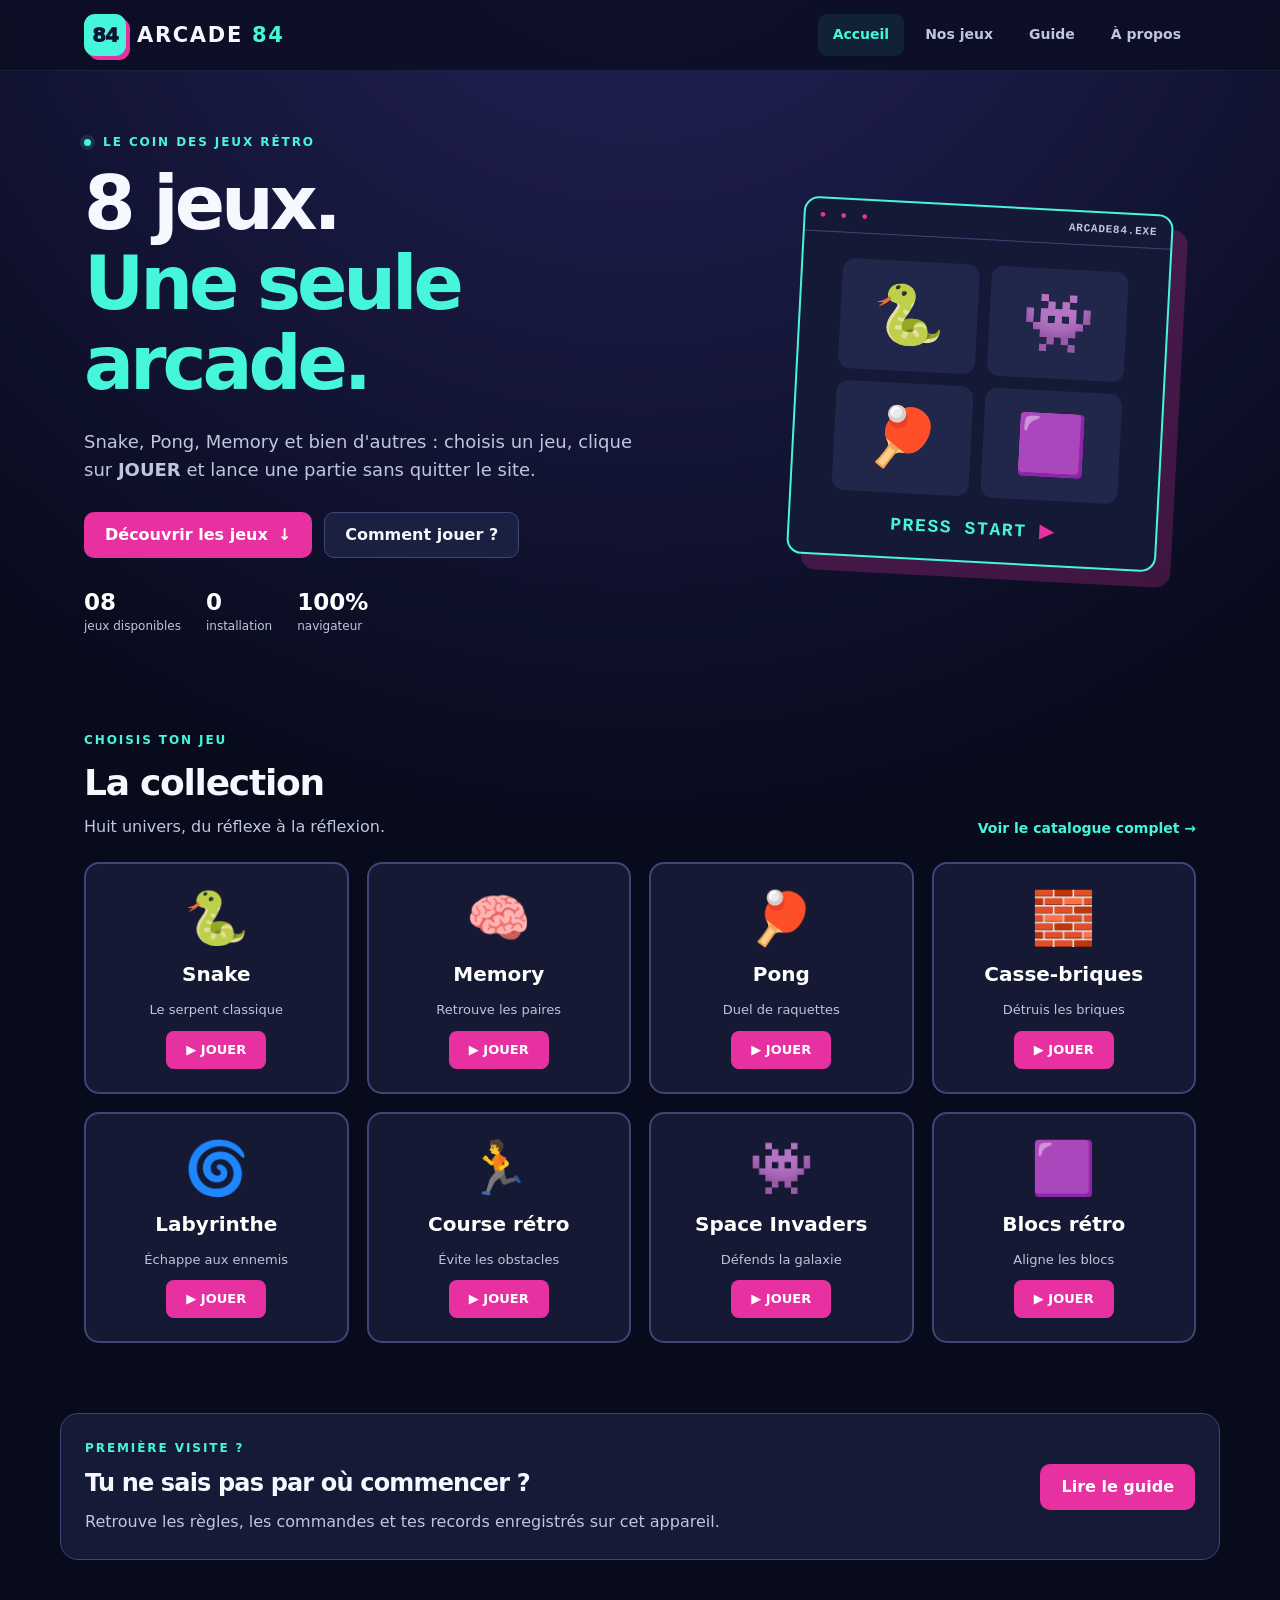
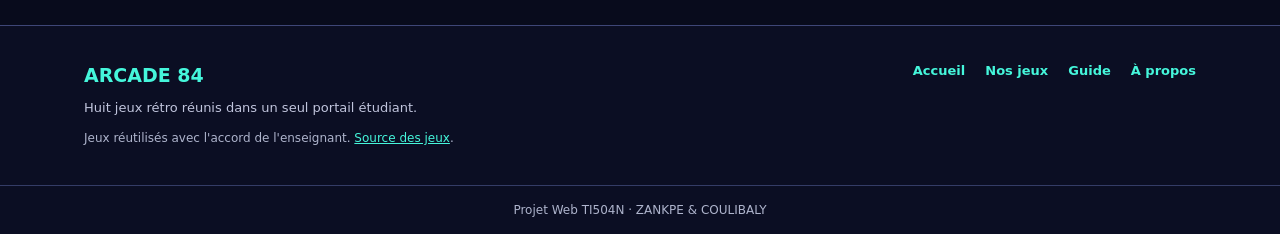
<file: index.html>
<!doctype html>
<html lang="fr">
<head>
  <meta charset="utf-8">
  <meta name="viewport" content="width=device-width, initial-scale=1">
  <meta name="description" content="Portail de huit jeux rétro gratuits : Snake, Pong, Memory et bien plus.">
  <title>Accueil — ARCADE 84</title>
  <link rel="stylesheet" href="./index.css">
  <script src="./index.js" defer></script>
</head>
<body>
<a class="skip-link" href="#contenu">Aller au contenu</a>
<header class="site-header">
  <div class="header-inner">
    <a class="brand" href="./index.html" aria-label="ARCADE 84, accueil"><span class="brand-mark" aria-hidden="true">84</span><span>ARCADE <b>84</b></span></a>
    <nav class="main-nav" aria-label="Navigation principale">
      <a href="./index.html" aria-current="page">Accueil</a>
<a href="./jeux.html">Nos jeux</a>
<a href="./guide.html">Guide</a>
<a href="./a-propos.html">À propos</a>
    </nav>
  </div>
</header>
<main id="contenu">
<section class="hero container" aria-labelledby="hero-title">
  <div class="hero-copy">
    <p class="eyebrow"><span class="status-dot" aria-hidden="true"></span> LE COIN DES JEUX RÉTRO</p>
    <h1 id="hero-title">8 jeux.<br><span>Une seule arcade.</span></h1>
    <p class="lead">Snake, Pong, Memory et bien d'autres : choisis un jeu, clique sur <strong>JOUER</strong> et lance une partie sans quitter le site.</p>
    <div class="hero-actions"><a class="button button-primary" href="#selection">Découvrir les jeux <span aria-hidden="true">↓</span></a><a class="button button-ghost" href="./guide.html">Comment jouer ?</a></div>
    <div class="hero-stats"><span><b>08</b> jeux disponibles</span><span><b>0</b> installation</span><span><b>100%</b> navigateur</span></div>
  </div>
  <div class="hero-art" aria-hidden="true">
    <div class="art-window"><div class="art-window-top"><span>● ● ●</span><span>ARCADE84.EXE</span></div><div class="pixel-icons"><span>🐍</span><span>👾</span><span>🏓</span><span>🟪</span></div><div class="art-label">PRESS START <span>▶</span></div></div>
    <div class="art-shadow"></div>
  </div>
</section>
<section class="container section" id="selection" aria-labelledby="selection-title">
  <div class="section-head"><div><p class="eyebrow">CHOISIS TON JEU</p><h2 id="selection-title">La collection</h2><p>Huit univers, du réflexe à la réflexion.</p></div><a class="text-link" href="./jeux.html">Voir le catalogue complet <span aria-hidden="true">→</span></a></div>
  <div class="grid"><button type="button" class="game" data-game="snake" data-title="Snake" aria-label="Jouer à Snake">
  <span class="emoji" aria-hidden="true">🐍</span><strong>Snake</strong><small>Le serpent classique</small><span class="play">▶ JOUER</span>
</button>
<button type="button" class="game" data-game="memory" data-title="Memory" aria-label="Jouer à Memory">
  <span class="emoji" aria-hidden="true">🧠</span><strong>Memory</strong><small>Retrouve les paires</small><span class="play">▶ JOUER</span>
</button>
<button type="button" class="game" data-game="pong" data-title="Pong" aria-label="Jouer à Pong">
  <span class="emoji" aria-hidden="true">🏓</span><strong>Pong</strong><small>Duel de raquettes</small><span class="play">▶ JOUER</span>
</button>
<button type="button" class="game" data-game="casse-briques" data-title="Casse-briques" aria-label="Jouer à Casse-briques">
  <span class="emoji" aria-hidden="true">🧱</span><strong>Casse-briques</strong><small>Détruis les briques</small><span class="play">▶ JOUER</span>
</button>
<button type="button" class="game" data-game="labyrinthe" data-title="Labyrinthe" aria-label="Jouer à Labyrinthe">
  <span class="emoji" aria-hidden="true">🌀</span><strong>Labyrinthe</strong><small>Échappe aux ennemis</small><span class="play">▶ JOUER</span>
</button>
<button type="button" class="game" data-game="course-retro" data-title="Course rétro" aria-label="Jouer à Course rétro">
  <span class="emoji" aria-hidden="true">🏃</span><strong>Course rétro</strong><small>Évite les obstacles</small><span class="play">▶ JOUER</span>
</button>
<button type="button" class="game" data-game="space-invaders" data-title="Space Invaders" aria-label="Jouer à Space Invaders">
  <span class="emoji" aria-hidden="true">👾</span><strong>Space Invaders</strong><small>Défends la galaxie</small><span class="play">▶ JOUER</span>
</button>
<button type="button" class="game" data-game="blocs-retro" data-title="Blocs rétro" aria-label="Jouer à Blocs rétro">
  <span class="emoji" aria-hidden="true">🟪</span><strong>Blocs rétro</strong><small>Aligne les blocs</small><span class="play">▶ JOUER</span>
</button></div>
</section>
<section class="container bottom-promo" aria-labelledby="how-title"><div><p class="eyebrow">PREMIÈRE VISITE ?</p><h2 id="how-title">Tu ne sais pas par où commencer ?</h2><p>Retrouve les règles, les commandes et tes records enregistrés sur cet appareil.</p></div><a class="button button-primary" href="./guide.html">Lire le guide</a></section>
</main>
<footer class="site-footer">
  <div class="footer-inner">
    <div>
      <strong>ARCADE 84</strong>
      <p>Huit jeux rétro réunis dans un seul portail étudiant.</p>
      <small>Jeux réutilisés avec l'accord de l'enseignant. <a href="https://github.com/mashukui/web-games" target="_blank" rel="noopener noreferrer">Source des jeux</a>.</small>
    </div>
    <nav aria-label="Navigation de bas de page">
      <a href="./index.html">Accueil</a>
      <a href="./jeux.html">Nos jeux</a>
      <a href="./guide.html">Guide</a>
      <a href="./a-propos.html">À propos</a>
    </nav>
  </div>
  <div class="footer-bottom">Projet Web TI504N · ZANKPE &amp; COULIBALY</div>
</footer>
<div class="overlay" id="overlay" role="dialog" aria-modal="true" aria-labelledby="gameTitle" aria-hidden="true">
  <div class="panel">
    <div class="bar"><strong id="gameTitle">Jeu</strong><button class="close" id="close" type="button">✕ FERMER</button></div>
    <iframe id="frame" title="Jeu rétro" allow="fullscreen" loading="eager"></iframe>
  </div>
</div>
</body>
</html>
</file>
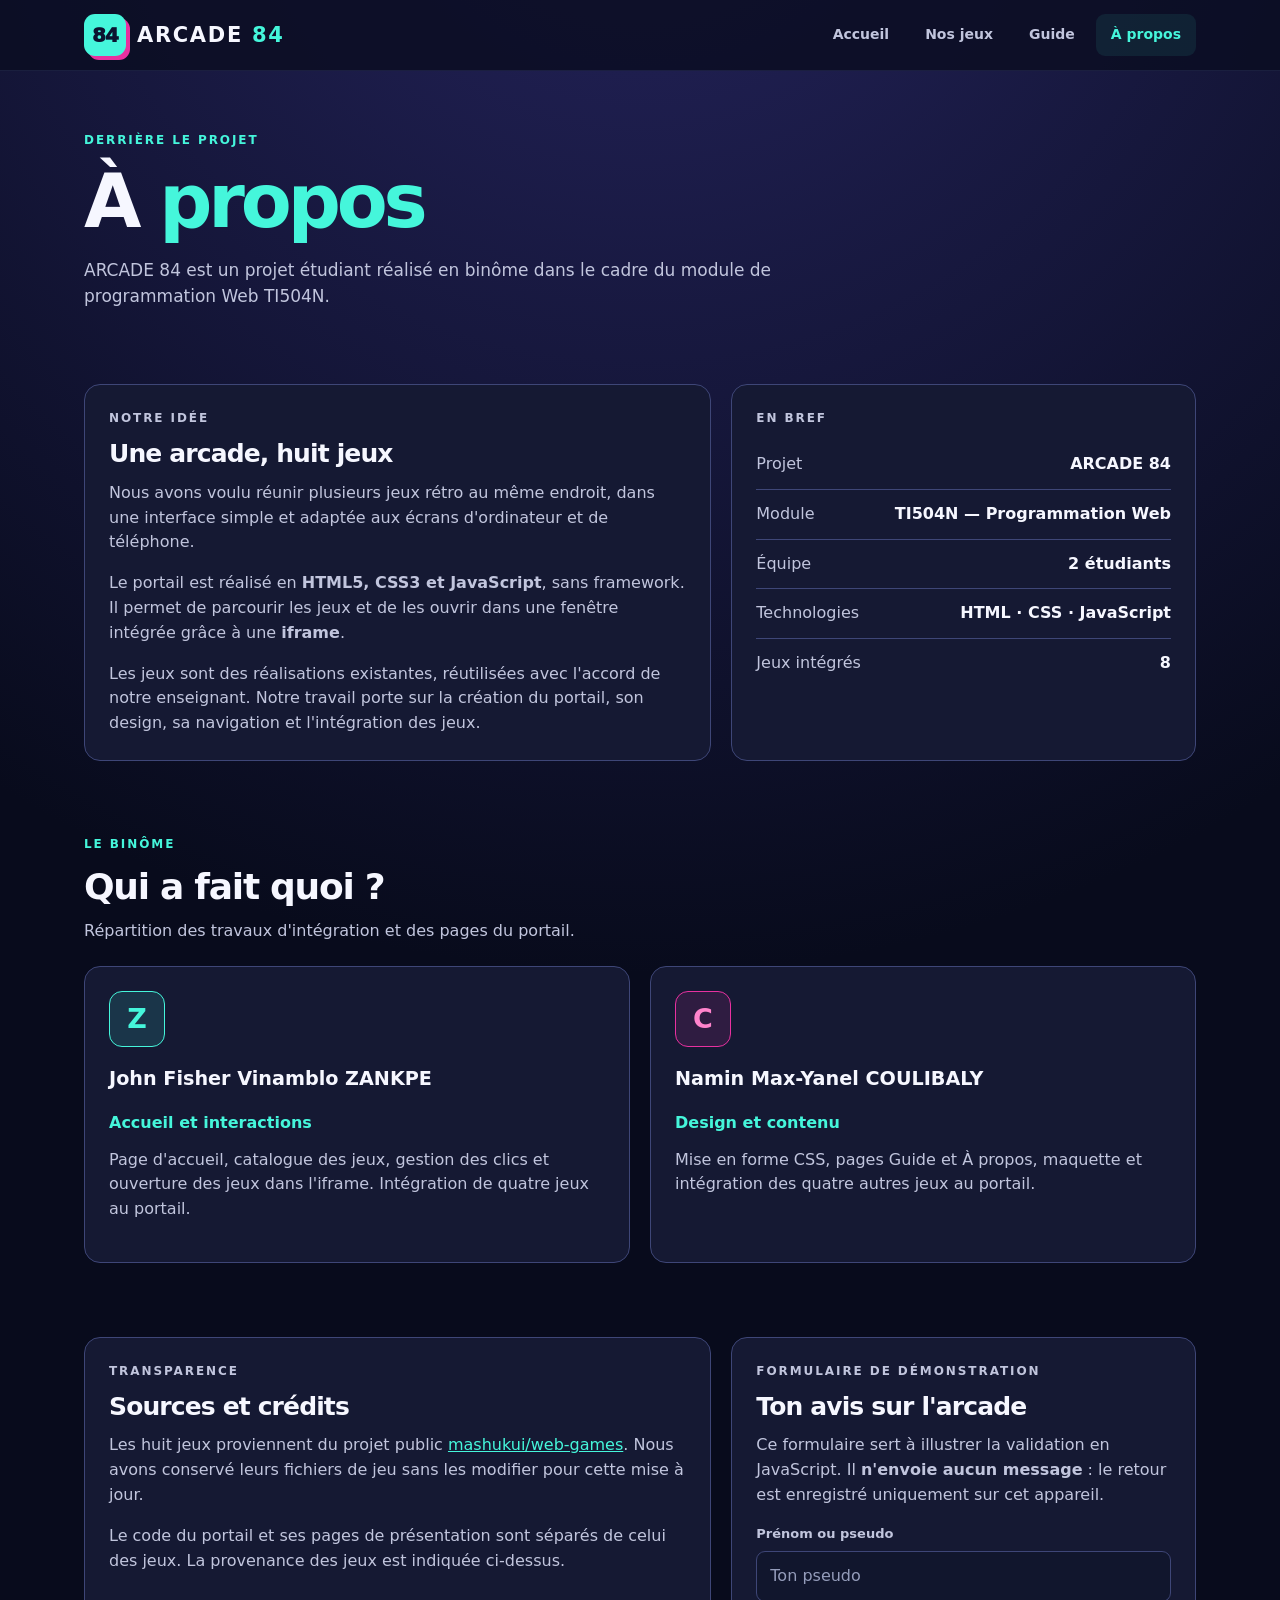
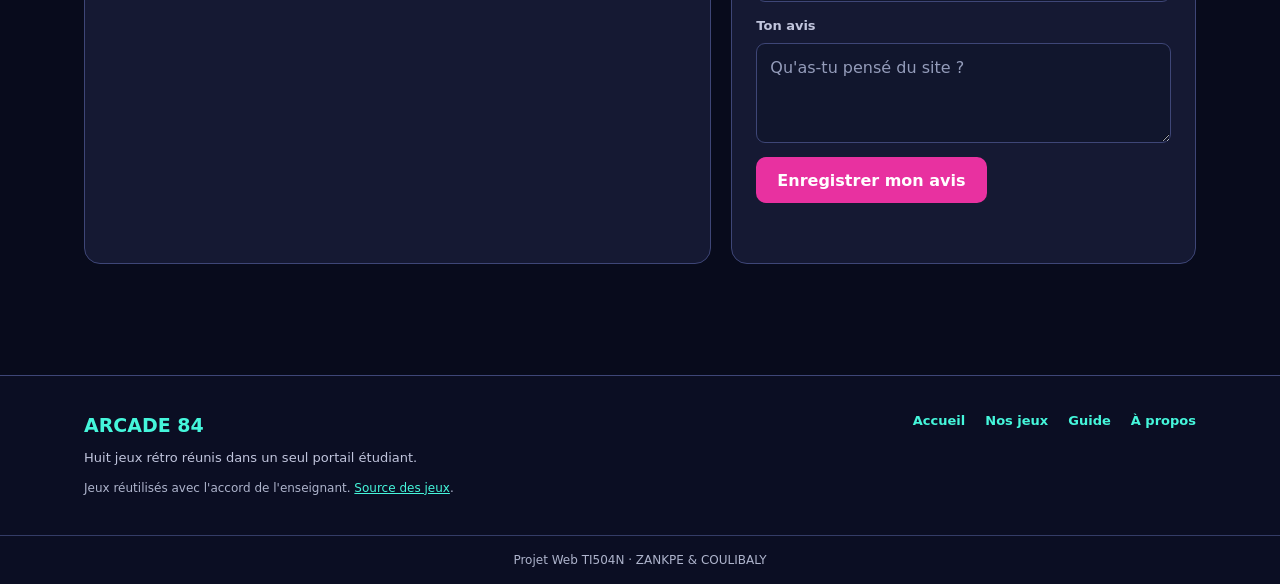
<file: a-propos.html>
<!doctype html>
<html lang="fr">
<head>
  <meta charset="utf-8">
  <meta name="viewport" content="width=device-width, initial-scale=1">
  <meta name="description" content="Présentation du projet ARCADE 84, du binôme et des sources des jeux.">
  <title>À propos — ARCADE 84</title>
  <link rel="stylesheet" href="./index.css">
  <script src="./index.js" defer></script>
</head>
<body>
<a class="skip-link" href="#contenu">Aller au contenu</a>
<header class="site-header">
  <div class="header-inner">
    <a class="brand" href="./index.html" aria-label="ARCADE 84, accueil"><span class="brand-mark" aria-hidden="true">84</span><span>ARCADE <b>84</b></span></a>
    <nav class="main-nav" aria-label="Navigation principale">
      <a href="./index.html">Accueil</a>
<a href="./jeux.html">Nos jeux</a>
<a href="./guide.html">Guide</a>
<a href="./a-propos.html" aria-current="page">À propos</a>
    </nav>
  </div>
</header>
<main id="contenu">
<section class="page-intro container"><p class="eyebrow">DERRIÈRE LE PROJET</p><h1>À <span>propos</span></h1><p>ARCADE 84 est un projet étudiant réalisé en binôme dans le cadre du module de programmation Web TI504N.</p></section>
<section class="container section about-layout" aria-labelledby="project-title">
  <article class="content-card"><p class="eyebrow">NOTRE IDÉE</p><h2 id="project-title">Une arcade, huit jeux</h2><p>Nous avons voulu réunir plusieurs jeux rétro au même endroit, dans une interface simple et adaptée aux écrans d'ordinateur et de téléphone.</p><p>Le portail est réalisé en <strong>HTML5, CSS3 et JavaScript</strong>, sans framework. Il permet de parcourir les jeux et de les ouvrir dans une fenêtre intégrée grâce à une <strong>iframe</strong>.</p><p>Les jeux sont des réalisations existantes, réutilisées avec l'accord de notre enseignant. Notre travail porte sur la création du portail, son design, sa navigation et l'intégration des jeux.</p></article>
  <aside class="content-card facts-card"><p class="eyebrow">EN BREF</p><dl class="facts"><div><dt>Projet</dt><dd>ARCADE 84</dd></div><div><dt>Module</dt><dd>TI504N — Programmation Web</dd></div><div><dt>Équipe</dt><dd>2 étudiants</dd></div><div><dt>Technologies</dt><dd>HTML · CSS · JavaScript</dd></div><div><dt>Jeux intégrés</dt><dd>8</dd></div></dl></aside>
</section>
<section class="container section" aria-labelledby="team-title"><div class="section-head"><div><p class="eyebrow">LE BINÔME</p><h2 id="team-title">Qui a fait quoi ?</h2><p>Répartition des travaux d'intégration et des pages du portail.</p></div></div>
  <div class="team-grid"><article class="team-card"><div class="avatar" aria-hidden="true">Z</div><h3>John Fisher Vinamblo ZANKPE</h3><p class="role">Accueil et interactions</p><p>Page d'accueil, catalogue des jeux, gestion des clics et ouverture des jeux dans l'iframe. Intégration de quatre jeux au portail.</p></article><article class="team-card"><div class="avatar avatar-pink" aria-hidden="true">C</div><h3>Namin Max-Yanel COULIBALY</h3><p class="role">Design et contenu</p><p>Mise en forme CSS, pages Guide et À propos, maquette et intégration des quatre autres jeux au portail.</p></article></div>
</section>
<section class="container section about-layout" aria-labelledby="source-title"><article class="content-card"><p class="eyebrow">TRANSPARENCE</p><h2 id="source-title">Sources et crédits</h2><p>Les huit jeux proviennent du projet public <a href="https://github.com/mashukui/web-games" target="_blank" rel="noopener noreferrer">mashukui/web-games</a>. Nous avons conservé leurs fichiers de jeu sans les modifier pour cette mise à jour.</p><p>Le code du portail et ses pages de présentation sont séparés de celui des jeux. La provenance des jeux est indiquée ci-dessus.</p></article>
  <article class="content-card" aria-labelledby="feedback-title"><p class="eyebrow">FORMULAIRE DE DÉMONSTRATION</p><h2 id="feedback-title">Ton avis sur l'arcade</h2><p>Ce formulaire sert à illustrer la validation en JavaScript. Il <strong>n'envoie aucun message</strong> : le retour est enregistré uniquement sur cet appareil.</p>
    <form id="feedback-form"><div class="field"><label for="feedback-name">Prénom ou pseudo</label><input id="feedback-name" name="name" type="text" minlength="2" maxlength="40" required placeholder="Ton pseudo"></div><div class="field"><label for="feedback-message">Ton avis</label><textarea id="feedback-message" name="message" rows="3" minlength="10" maxlength="300" required placeholder="Qu'as-tu pensé du site ?"></textarea></div><button type="submit" class="button button-primary">Enregistrer mon avis</button><p id="feedback-status" class="form-status" role="status" aria-live="polite"></p></form>
  </article>
</section>
</main>
<footer class="site-footer">
  <div class="footer-inner">
    <div>
      <strong>ARCADE 84</strong>
      <p>Huit jeux rétro réunis dans un seul portail étudiant.</p>
      <small>Jeux réutilisés avec l'accord de l'enseignant. <a href="https://github.com/mashukui/web-games" target="_blank" rel="noopener noreferrer">Source des jeux</a>.</small>
    </div>
    <nav aria-label="Navigation de bas de page">
      <a href="./index.html">Accueil</a>
      <a href="./jeux.html">Nos jeux</a>
      <a href="./guide.html">Guide</a>
      <a href="./a-propos.html">À propos</a>
    </nav>
  </div>
  <div class="footer-bottom">Projet Web TI504N · ZANKPE &amp; COULIBALY</div>
</footer>

</body>
</html>
</file>
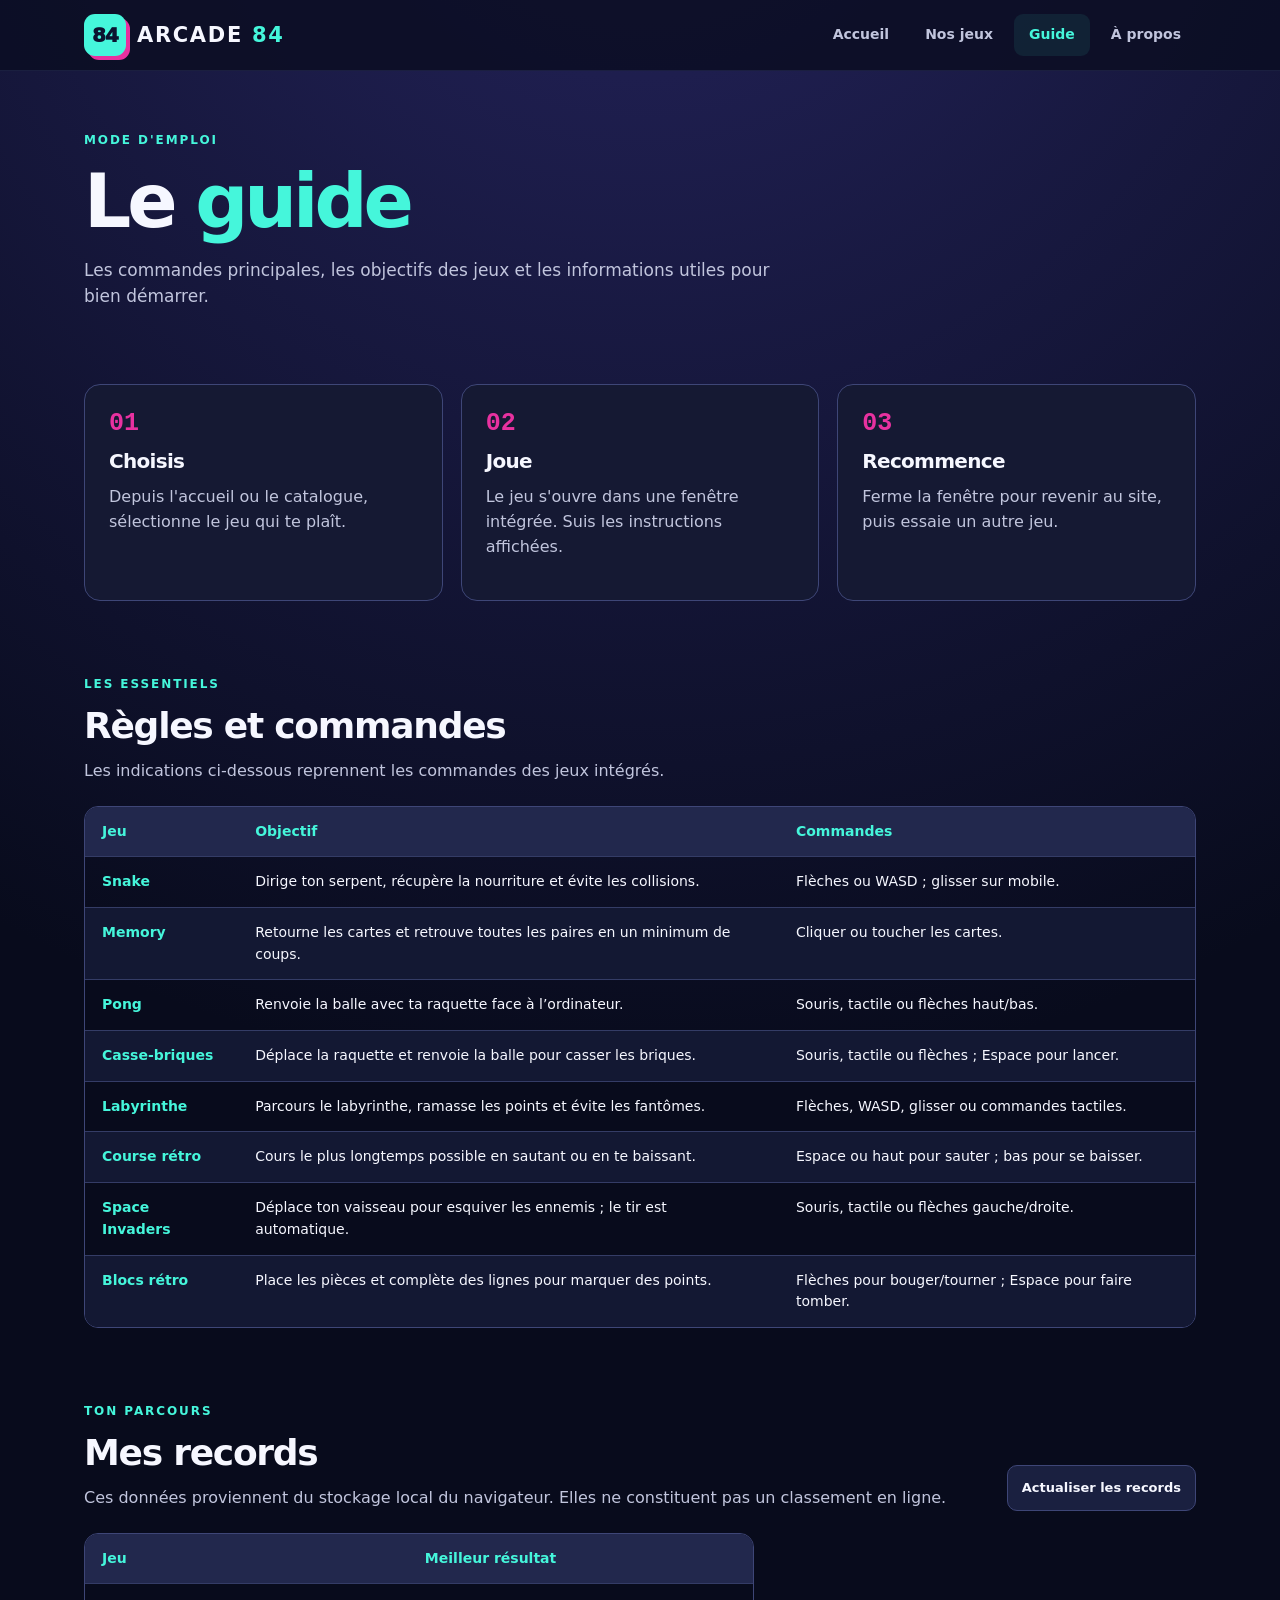
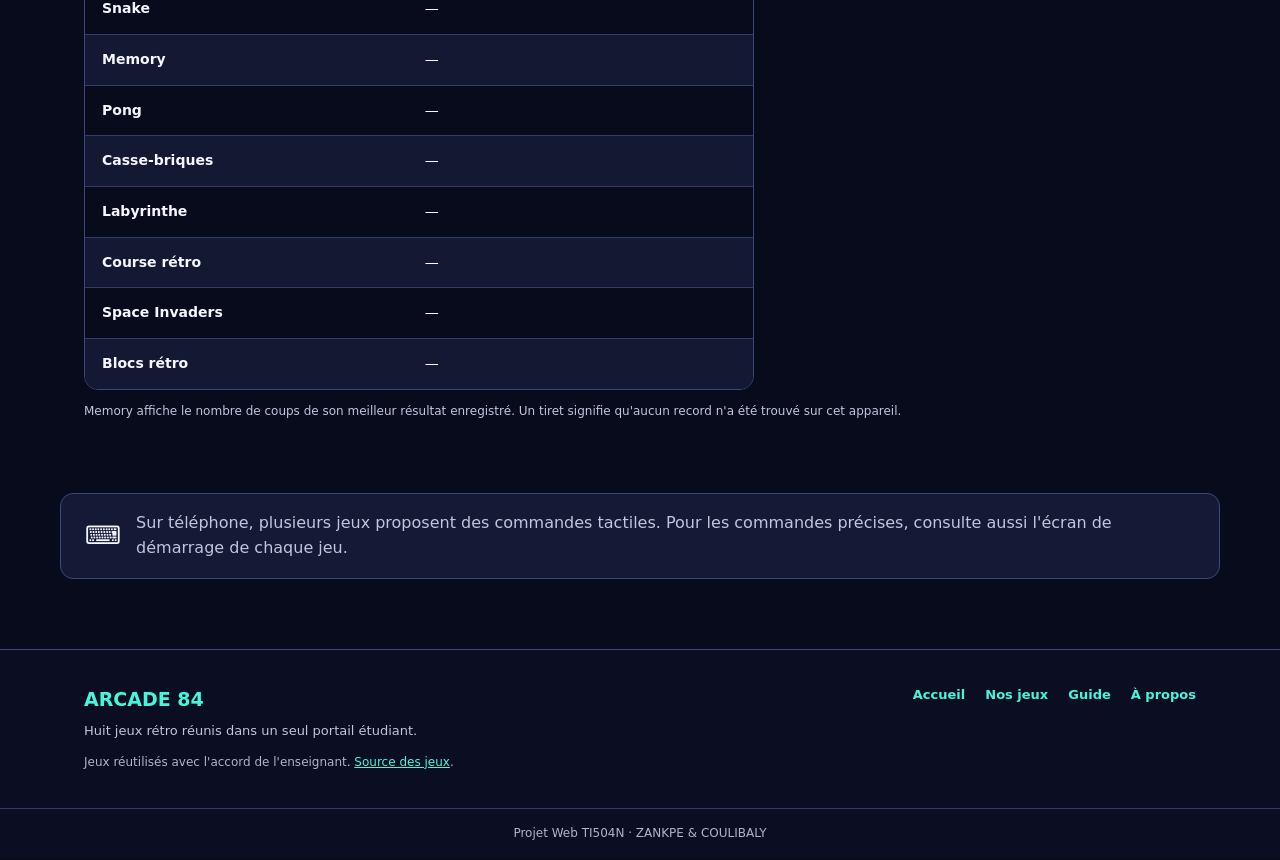
<file: guide.html>
<!doctype html>
<html lang="fr">
<head>
  <meta charset="utf-8">
  <meta name="viewport" content="width=device-width, initial-scale=1">
  <meta name="description" content="Guide des règles, commandes et records des huit jeux de ARCADE 84.">
  <title>Guide — ARCADE 84</title>
  <link rel="stylesheet" href="./index.css">
  <script src="./index.js" defer></script>
</head>
<body>
<a class="skip-link" href="#contenu">Aller au contenu</a>
<header class="site-header">
  <div class="header-inner">
    <a class="brand" href="./index.html" aria-label="ARCADE 84, accueil"><span class="brand-mark" aria-hidden="true">84</span><span>ARCADE <b>84</b></span></a>
    <nav class="main-nav" aria-label="Navigation principale">
      <a href="./index.html">Accueil</a>
<a href="./jeux.html">Nos jeux</a>
<a href="./guide.html" aria-current="page">Guide</a>
<a href="./a-propos.html">À propos</a>
    </nav>
  </div>
</header>
<main id="contenu">
<section class="page-intro container"><p class="eyebrow">MODE D'EMPLOI</p><h1>Le <span>guide</span></h1><p>Les commandes principales, les objectifs des jeux et les informations utiles pour bien démarrer.</p></section>
<section class="container section"><div class="steps" aria-label="Comment commencer"><article class="step"><span class="step-number">01</span><h2>Choisis</h2><p>Depuis l'accueil ou le catalogue, sélectionne le jeu qui te plaît.</p></article><article class="step"><span class="step-number">02</span><h2>Joue</h2><p>Le jeu s'ouvre dans une fenêtre intégrée. Suis les instructions affichées.</p></article><article class="step"><span class="step-number">03</span><h2>Recommence</h2><p>Ferme la fenêtre pour revenir au site, puis essaie un autre jeu.</p></article></div></section>
<section class="container section" aria-labelledby="controls-title"><div class="section-head"><div><p class="eyebrow">LES ESSENTIELS</p><h2 id="controls-title">Règles et commandes</h2><p>Les indications ci-dessous reprennent les commandes des jeux intégrés.</p></div></div>
  <div class="table-wrap"><table class="data-table"><caption>Objectif et commandes des huit jeux</caption><thead><tr><th scope="col">Jeu</th><th scope="col">Objectif</th><th scope="col">Commandes</th></tr></thead><tbody><tr><th scope="row"><a href="./jeux.html#snake">Snake</a></th><td>Dirige ton serpent, récupère la nourriture et évite les collisions.</td><td>Flèches ou WASD ; glisser sur mobile.</td></tr>
<tr><th scope="row"><a href="./jeux.html#memory">Memory</a></th><td>Retourne les cartes et retrouve toutes les paires en un minimum de coups.</td><td>Cliquer ou toucher les cartes.</td></tr>
<tr><th scope="row"><a href="./jeux.html#pong">Pong</a></th><td>Renvoie la balle avec ta raquette face à l’ordinateur.</td><td>Souris, tactile ou flèches haut/bas.</td></tr>
<tr><th scope="row"><a href="./jeux.html#casse-briques">Casse-briques</a></th><td>Déplace la raquette et renvoie la balle pour casser les briques.</td><td>Souris, tactile ou flèches ; Espace pour lancer.</td></tr>
<tr><th scope="row"><a href="./jeux.html#labyrinthe">Labyrinthe</a></th><td>Parcours le labyrinthe, ramasse les points et évite les fantômes.</td><td>Flèches, WASD, glisser ou commandes tactiles.</td></tr>
<tr><th scope="row"><a href="./jeux.html#course-retro">Course rétro</a></th><td>Cours le plus longtemps possible en sautant ou en te baissant.</td><td>Espace ou haut pour sauter ; bas pour se baisser.</td></tr>
<tr><th scope="row"><a href="./jeux.html#space-invaders">Space Invaders</a></th><td>Déplace ton vaisseau pour esquiver les ennemis ; le tir est automatique.</td><td>Souris, tactile ou flèches gauche/droite.</td></tr>
<tr><th scope="row"><a href="./jeux.html#blocs-retro">Blocs rétro</a></th><td>Place les pièces et complète des lignes pour marquer des points.</td><td>Flèches pour bouger/tourner ; Espace pour faire tomber.</td></tr></tbody></table></div>
</section>
<section class="container section" aria-labelledby="records-title"><div class="section-head"><div><p class="eyebrow">TON PARCOURS</p><h2 id="records-title">Mes records</h2><p>Ces données proviennent du stockage local du navigateur. Elles ne constituent pas un classement en ligne.</p></div><button type="button" class="button button-ghost button-small" id="refresh-records">Actualiser les records</button></div>
  <div class="table-wrap records-wrap"><table class="data-table records-table"><caption>Meilleurs résultats enregistrés sur cet appareil</caption><thead><tr><th scope="col">Jeu</th><th scope="col">Meilleur résultat</th></tr></thead><tbody><tr><th scope="row">Snake</th><td data-record="snake">—</td></tr>
<tr><th scope="row">Memory</th><td data-record="memory">—</td></tr>
<tr><th scope="row">Pong</th><td data-record="pong">—</td></tr>
<tr><th scope="row">Casse-briques</th><td data-record="casse-briques">—</td></tr>
<tr><th scope="row">Labyrinthe</th><td data-record="labyrinthe">—</td></tr>
<tr><th scope="row">Course rétro</th><td data-record="course-retro">—</td></tr>
<tr><th scope="row">Space Invaders</th><td data-record="space-invaders">—</td></tr>
<tr><th scope="row">Blocs rétro</th><td data-record="blocs-retro">—</td></tr></tbody></table></div>
  <p class="muted tiny">Memory affiche le nombre de coups de son meilleur résultat enregistré. Un tiret signifie qu'aucun record n'a été trouvé sur cet appareil.</p>
</section>
<section class="container note-strip"><span aria-hidden="true">⌨️</span><p>Sur téléphone, plusieurs jeux proposent des commandes tactiles. Pour les commandes précises, consulte aussi l'écran de démarrage de chaque jeu.</p></section>
</main>
<footer class="site-footer">
  <div class="footer-inner">
    <div>
      <strong>ARCADE 84</strong>
      <p>Huit jeux rétro réunis dans un seul portail étudiant.</p>
      <small>Jeux réutilisés avec l'accord de l'enseignant. <a href="https://github.com/mashukui/web-games" target="_blank" rel="noopener noreferrer">Source des jeux</a>.</small>
    </div>
    <nav aria-label="Navigation de bas de page">
      <a href="./index.html">Accueil</a>
      <a href="./jeux.html">Nos jeux</a>
      <a href="./guide.html">Guide</a>
      <a href="./a-propos.html">À propos</a>
    </nav>
  </div>
  <div class="footer-bottom">Projet Web TI504N · ZANKPE &amp; COULIBALY</div>
</footer>

</body>
</html>
</file>
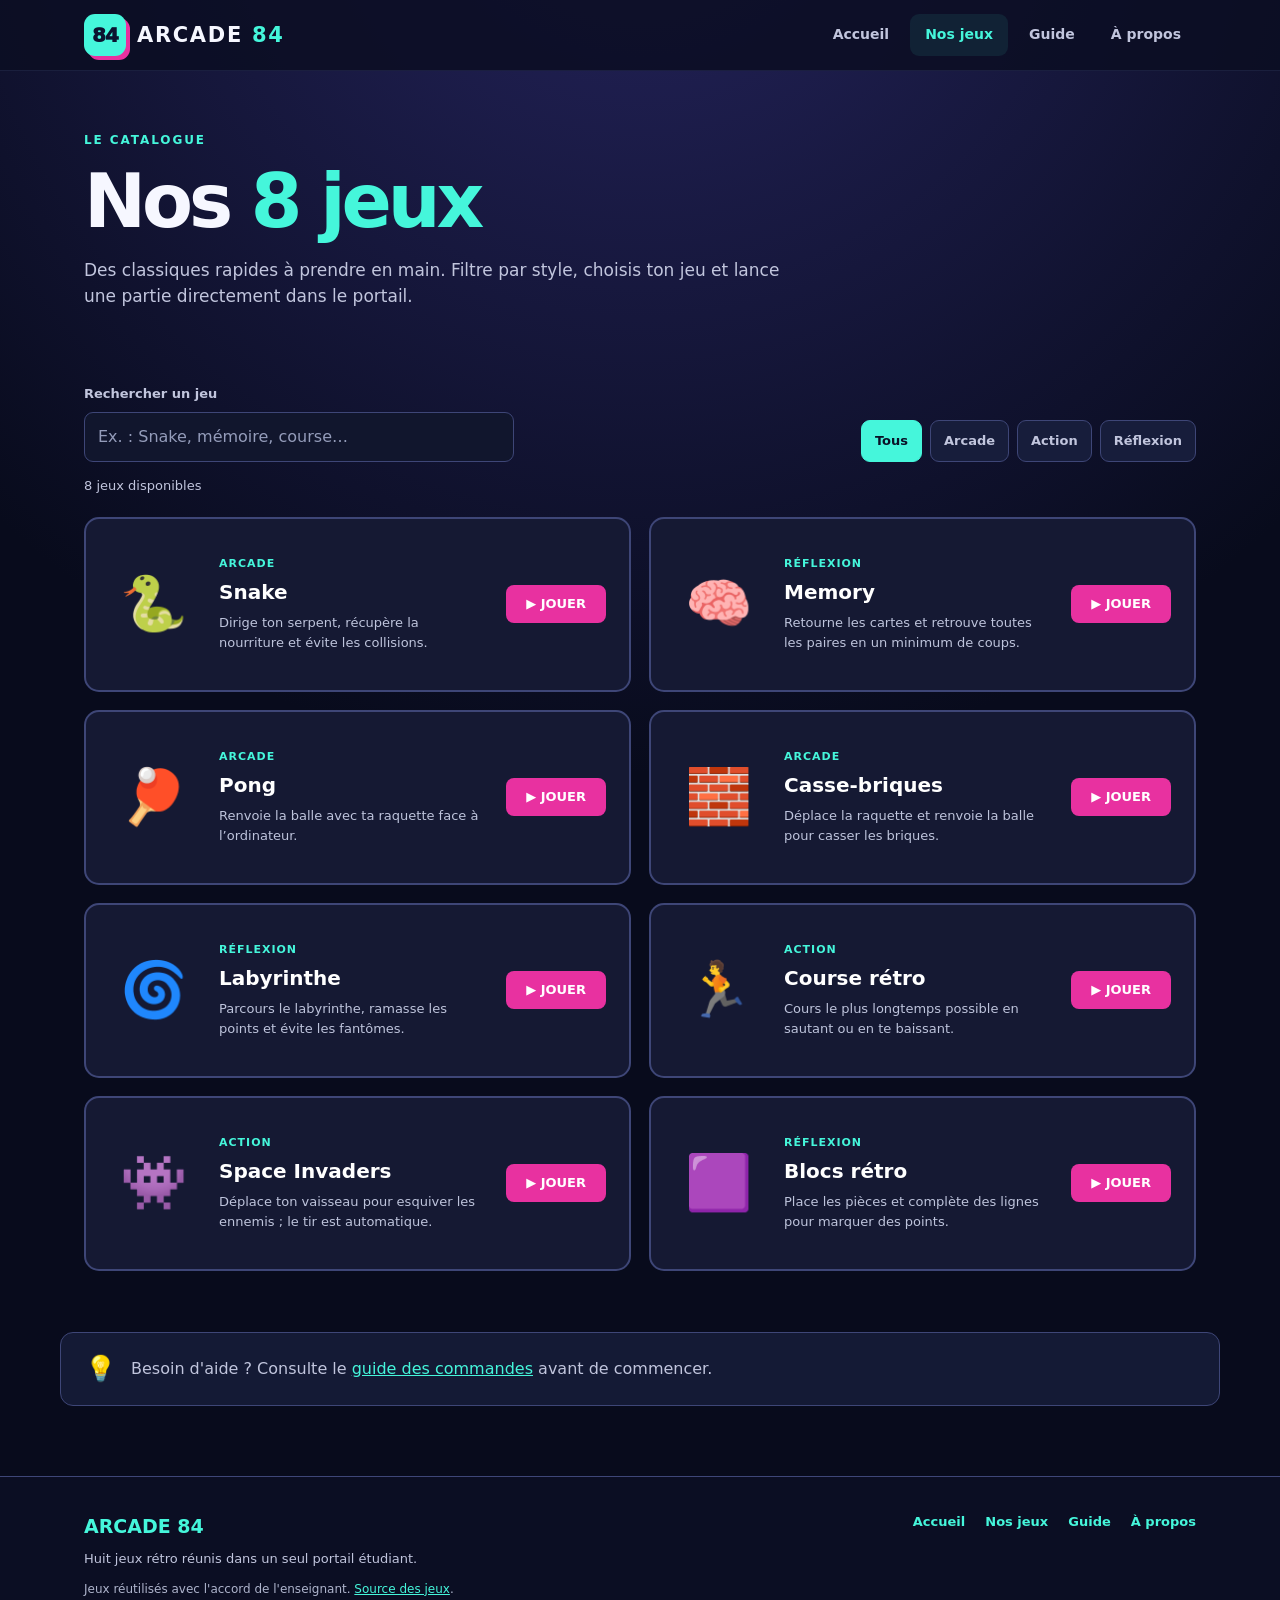
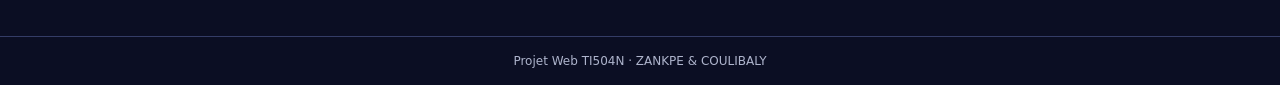
<file: jeux.html>
<!doctype html>
<html lang="fr">
<head>
  <meta charset="utf-8">
  <meta name="viewport" content="width=device-width, initial-scale=1">
  <meta name="description" content="Catalogue des huit jeux rétro de ARCADE 84 avec filtres et recherche.">
  <title>Nos jeux — ARCADE 84</title>
  <link rel="stylesheet" href="./index.css">
  <script src="./index.js" defer></script>
</head>
<body>
<a class="skip-link" href="#contenu">Aller au contenu</a>
<header class="site-header">
  <div class="header-inner">
    <a class="brand" href="./index.html" aria-label="ARCADE 84, accueil"><span class="brand-mark" aria-hidden="true">84</span><span>ARCADE <b>84</b></span></a>
    <nav class="main-nav" aria-label="Navigation principale">
      <a href="./index.html">Accueil</a>
<a href="./jeux.html" aria-current="page">Nos jeux</a>
<a href="./guide.html">Guide</a>
<a href="./a-propos.html">À propos</a>
    </nav>
  </div>
</header>
<main id="contenu">
<section class="page-intro container"><p class="eyebrow">LE CATALOGUE</p><h1>Nos <span>8 jeux</span></h1><p>Des classiques rapides à prendre en main. Filtre par style, choisis ton jeu et lance une partie directement dans le portail.</p></section>
<section class="container section" aria-labelledby="catalog-title">
  <h2 class="visually-hidden" id="catalog-title">Liste des jeux</h2>
  <div class="catalog-tools">
    <div class="search-field"><label for="game-search">Rechercher un jeu</label><input id="game-search" type="search" placeholder="Ex. : Snake, mémoire, course…" autocomplete="off"></div>
    <div class="filters" role="group" aria-label="Filtrer par catégorie"><button class="filter active" type="button" data-filter="tous" aria-pressed="true">Tous</button><button class="filter" type="button" data-filter="arcade" aria-pressed="false">Arcade</button><button class="filter" type="button" data-filter="action" aria-pressed="false">Action</button><button class="filter" type="button" data-filter="réflexion" aria-pressed="false">Réflexion</button></div>
  </div>
  <p class="result-count" id="game-count" aria-live="polite">8 jeux disponibles</p>
  <div class="grid catalog-grid" id="catalog-grid"><button type="button" class="game game-detailed" id="snake" data-game="snake" data-title="Snake" data-category="arcade" data-search="snake le serpent classique dirige ton serpent, récupère la nourriture et évite les collisions." aria-label="Jouer à Snake">
  <span class="emoji" aria-hidden="true">🐍</span>
  <span class="game-info"><span class="tag">Arcade</span><strong>Snake</strong><small>Dirige ton serpent, récupère la nourriture et évite les collisions.</small></span>
  <span class="play">▶ JOUER</span>
</button>
<button type="button" class="game game-detailed" id="memory" data-game="memory" data-title="Memory" data-category="réflexion" data-search="memory retrouve les paires retourne les cartes et retrouve toutes les paires en un minimum de coups." aria-label="Jouer à Memory">
  <span class="emoji" aria-hidden="true">🧠</span>
  <span class="game-info"><span class="tag">Réflexion</span><strong>Memory</strong><small>Retourne les cartes et retrouve toutes les paires en un minimum de coups.</small></span>
  <span class="play">▶ JOUER</span>
</button>
<button type="button" class="game game-detailed" id="pong" data-game="pong" data-title="Pong" data-category="arcade" data-search="pong duel de raquettes renvoie la balle avec ta raquette face à l’ordinateur." aria-label="Jouer à Pong">
  <span class="emoji" aria-hidden="true">🏓</span>
  <span class="game-info"><span class="tag">Arcade</span><strong>Pong</strong><small>Renvoie la balle avec ta raquette face à l’ordinateur.</small></span>
  <span class="play">▶ JOUER</span>
</button>
<button type="button" class="game game-detailed" id="casse-briques" data-game="casse-briques" data-title="Casse-briques" data-category="arcade" data-search="casse-briques détruis les briques déplace la raquette et renvoie la balle pour casser les briques." aria-label="Jouer à Casse-briques">
  <span class="emoji" aria-hidden="true">🧱</span>
  <span class="game-info"><span class="tag">Arcade</span><strong>Casse-briques</strong><small>Déplace la raquette et renvoie la balle pour casser les briques.</small></span>
  <span class="play">▶ JOUER</span>
</button>
<button type="button" class="game game-detailed" id="labyrinthe" data-game="labyrinthe" data-title="Labyrinthe" data-category="réflexion" data-search="labyrinthe échappe aux ennemis parcours le labyrinthe, ramasse les points et évite les fantômes." aria-label="Jouer à Labyrinthe">
  <span class="emoji" aria-hidden="true">🌀</span>
  <span class="game-info"><span class="tag">Réflexion</span><strong>Labyrinthe</strong><small>Parcours le labyrinthe, ramasse les points et évite les fantômes.</small></span>
  <span class="play">▶ JOUER</span>
</button>
<button type="button" class="game game-detailed" id="course-retro" data-game="course-retro" data-title="Course rétro" data-category="action" data-search="course rétro évite les obstacles cours le plus longtemps possible en sautant ou en te baissant." aria-label="Jouer à Course rétro">
  <span class="emoji" aria-hidden="true">🏃</span>
  <span class="game-info"><span class="tag">Action</span><strong>Course rétro</strong><small>Cours le plus longtemps possible en sautant ou en te baissant.</small></span>
  <span class="play">▶ JOUER</span>
</button>
<button type="button" class="game game-detailed" id="space-invaders" data-game="space-invaders" data-title="Space Invaders" data-category="action" data-search="space invaders défends la galaxie déplace ton vaisseau pour esquiver les ennemis ; le tir est automatique." aria-label="Jouer à Space Invaders">
  <span class="emoji" aria-hidden="true">👾</span>
  <span class="game-info"><span class="tag">Action</span><strong>Space Invaders</strong><small>Déplace ton vaisseau pour esquiver les ennemis ; le tir est automatique.</small></span>
  <span class="play">▶ JOUER</span>
</button>
<button type="button" class="game game-detailed" id="blocs-retro" data-game="blocs-retro" data-title="Blocs rétro" data-category="réflexion" data-search="blocs rétro aligne les blocs place les pièces et complète des lignes pour marquer des points." aria-label="Jouer à Blocs rétro">
  <span class="emoji" aria-hidden="true">🟪</span>
  <span class="game-info"><span class="tag">Réflexion</span><strong>Blocs rétro</strong><small>Place les pièces et complète des lignes pour marquer des points.</small></span>
  <span class="play">▶ JOUER</span>
</button></div>
  <p class="empty-state" id="empty-games" hidden>Aucun jeu ne correspond à ta recherche. Essaie un autre mot.</p>
</section>
<section class="container note-strip"><span aria-hidden="true">💡</span><p>Besoin d'aide ? Consulte le <a href="./guide.html">guide des commandes</a> avant de commencer.</p></section>
</main>
<footer class="site-footer">
  <div class="footer-inner">
    <div>
      <strong>ARCADE 84</strong>
      <p>Huit jeux rétro réunis dans un seul portail étudiant.</p>
      <small>Jeux réutilisés avec l'accord de l'enseignant. <a href="https://github.com/mashukui/web-games" target="_blank" rel="noopener noreferrer">Source des jeux</a>.</small>
    </div>
    <nav aria-label="Navigation de bas de page">
      <a href="./index.html">Accueil</a>
      <a href="./jeux.html">Nos jeux</a>
      <a href="./guide.html">Guide</a>
      <a href="./a-propos.html">À propos</a>
    </nav>
  </div>
  <div class="footer-bottom">Projet Web TI504N · ZANKPE &amp; COULIBALY</div>
</footer>
<div class="overlay" id="overlay" role="dialog" aria-modal="true" aria-labelledby="gameTitle" aria-hidden="true">
  <div class="panel">
    <div class="bar"><strong id="gameTitle">Jeu</strong><button class="close" id="close" type="button">✕ FERMER</button></div>
    <iframe id="frame" title="Jeu rétro" allow="fullscreen" loading="eager"></iframe>
  </div>
</div>
</body>
</html>
</file>
<file: index.css>
/* ARCADE 84 : styles communs aux quatre pages du portail. */

:root {
    color-scheme: dark;
    --bg: #080b1c;
    --surface: #151933;
    --surface2: #1c2141;
    --border: #3e4677;
    --text: #f6f7ff;
    --muted: #c1c5dd;
    --mint: #45f6db;
    --pink: #e831a0;
}

* {
    box-sizing: border-box;
}

html {
    scroll-behavior: smooth;
}

body {
    margin: 0;
    background: var(--bg);
    background-image: radial-gradient(circle at 50% -10%, #25245e 0, transparent 48%);
    color: var(--text);
    font-family: system-ui, -apple-system, "Segoe UI", Arial, sans-serif;
    line-height: 1.55;
    min-height: 100vh;
}

a {
    color: var(--mint);
}

a:hover {
    color: #b2fff3;
}

button, input, textarea {
    font: inherit;
}

button {
    cursor: pointer;
}

:focus-visible {
    outline: 3px solid var(--mint);
    outline-offset: 3px;
}

[hidden] {
    display: none !important;
}

.visually-hidden {
    position: absolute;
    width: 1px;
    height: 1px;
    padding: 0;
    margin: -1px;
    overflow: hidden;
    clip: rect(0, 0, 0, 0);
    white-space: nowrap;
    border: 0;
}

.skip-link {
    position: absolute;
    left: 12px;
    top: -70px;
    z-index: 30;
    background: var(--mint);
    color: #080b1c;
    padding: 9px 14px;
    border-radius: 8px;
}

.skip-link:focus {
    top: 8px;
}

.container {
    max-width: 1160px;
    margin-inline: auto;
    padding-inline: 24px;
}

.site-header {
    border-bottom: 1px solid #3e46774d;
    background: #0b0e23d9;
}

.header-inner {
    max-width: 1160px;
    padding: 14px 24px;
    margin: auto;
    display: flex;
    align-items: center;
    justify-content: space-between;
    gap: 22px;
}

.brand {
    color: var(--text);
    text-decoration: none;
    display: inline-flex;
    align-items: center;
    gap: 11px;
    font-size: 21px;
    font-weight: 900;
    letter-spacing: .08em;
    white-space: nowrap;
}

.brand b {
    color: var(--mint);
}

.brand-mark {
    display: grid;
    place-items: center;
    width: 42px;
    height: 42px;
    background: var(--mint);
    color: #0b1330;
    border-radius: 11px;
    font-size: 20px;
    font-weight: 1000;
    letter-spacing: -.04em;
    box-shadow: 4px 4px 0 var(--pink);
}

.main-nav {
    display: flex;
    flex-wrap: wrap;
    align-items: center;
    justify-content: flex-end;
    gap: 6px;
}

.main-nav a {
    padding: 10px 15px;
    border-radius: 9px;
    color: var(--muted);
    text-decoration: none;
    font-size: 14px;
    font-weight: 700;
}

.main-nav a:hover, .main-nav a[aria-current="page"] {
    color: var(--mint);
    background: #45f6db14;
}

.hero {
    min-height: 500px;
    display: grid;
    grid-template-columns: 1.2fr .8fr;
    align-items: center;
    gap: 30px;
    padding-block: 62px 68px;
}

.eyebrow {
    color: var(--mint);
    font-size: 12px;
    letter-spacing: .16em;
    font-weight: 900;
    margin: 0 0 12px;
}

.status-dot {
    display: inline-block;
    width: 7px;
    height: 7px;
    margin-right: 6px;
    border-radius: 50%;
    background: var(--mint);
    box-shadow: 0 0 0 4px #45f6db22;
}

h1, h2, h3, p {
    margin-top: 0;
}

h1 {
    font-size: clamp(2.8rem, 5.8vw, 5.5rem);
    line-height: 1.08;
    letter-spacing: -.055em;
    margin-bottom: 24px;
}

h1 span {
    color: var(--mint);
}

h2 {
    font-size: clamp(1.6rem, 3vw, 2.25rem);
    letter-spacing: -.035em;
    line-height: 1.15;
    margin-bottom: 12px;
}

h3 {
    font-size: 1.2rem;
    line-height: 1.3;
}

.lead {
    font-size: 18px;
    color: var(--muted);
    max-width: 550px;
}

.hero-actions {
    display: flex;
    gap: 12px;
    flex-wrap: wrap;
    margin: 28px 0 30px;
}

.button {
    border: 1px solid transparent;
    display: inline-flex;
    align-items: center;
    justify-content: center;
    gap: 10px;
    border-radius: 10px;
    padding: 12px 20px;
    text-decoration: none;
    font-weight: 800;
    line-height: 1.2;
    min-height: 46px;
}

.button-primary {
    background: var(--pink);
    color: white;
}

.button-primary:hover {
    background: #ff48b2;
    color: white;
}

.button-ghost {
    background: #1a2040;
    border-color: var(--border);
    color: var(--text);
}

.button-ghost:hover {
    border-color: var(--mint);
    color: var(--mint);
}

.button-small {
    padding: 10px 14px;
    font-size: 13px;
}

.hero-stats {
    display: flex;
    gap: 25px;
    flex-wrap: wrap;
    color: var(--muted);
    font-size: 12px;
}

.hero-stats b {
    display: block;
    font-size: 23px;
    color: white;
    line-height: 1.25;
}

.hero-art {
    position: relative;
    display: grid;
    place-items: center;
    min-height: 310px;
}

.art-window {
    width: min(100%, 370px);
    border: 2px solid var(--mint);
    border-radius: 15px;
    background: #141935;
    overflow: hidden;
    transform: rotate(3deg);
    box-shadow: 15px 15px 0 #e831a03d;
}

.art-window-top {
    padding: 10px 14px;
    border-bottom: 1px solid var(--border);
    display: flex;
    justify-content: space-between;
    color: var(--muted);
    font: 700 11px ui-monospace, Consolas, monospace;
    letter-spacing: .07em;
}

.art-window-top span:first-child {
    color: var(--pink);
    letter-spacing: .35em;
}

.pixel-icons {
    display: grid;
    grid-template-columns: repeat(2, 1fr);
    gap: 12px;
    padding: 25px 40px 12px;
}

.pixel-icons span {
    font-size: 58px;
    text-align: center;
    background: #21264b;
    border-radius: 12px;
    padding: 10px;
}

.art-label {
    text-align: center;
    color: var(--mint);
    padding: 8px 0 22px;
    font: 800 18px ui-monospace, Consolas, monospace;
    letter-spacing: .09em;
}

.art-label span {
    color: var(--pink);
}

.section {
    padding-block: 28px 46px;
}

.section-head {
    display: flex;
    justify-content: space-between;
    align-items: end;
    gap: 22px;
    margin-bottom: 22px;
}

.section-head p:last-child {
    color: var(--muted);
    margin-bottom: 0;
}

.text-link {
    font-weight: 800;
    font-size: 14px;
    text-decoration: none;
    white-space: nowrap;
}

.grid {
    display: grid;
    grid-template-columns: repeat(4, minmax(0, 1fr));
    gap: 18px;
}

.game {
    min-height: 220px;
    padding: 23px 14px;
    display: flex;
    flex-direction: column;
    align-items: center;
    gap: 10px;
    text-align: center;
    background: var(--surface);
    color: white;
    border: 2px solid var(--border);
    border-radius: 15px;
    transition: transform .15s, border-color .15s, background .15s;
}

.game:hover, .game:focus-visible {
    transform: translateY(-3px);
    border-color: var(--mint);
    background: #1c2245;
}

.emoji {
    font-size: 52px;
    line-height: 1.2;
}

.game strong {
    font-size: 20px;
}

.game small {
    color: #bec4dc;
    font-size: 13px;
}

.play {
    margin-top: auto;
    padding: 9px 20px;
    background: var(--pink);
    border-radius: 8px;
    font-size: 13px;
    font-weight: 900;
}

.bottom-promo {
    margin-top: 24px;
    margin-bottom: 65px;
    border: 1px solid var(--border);
    background: #151a36;
    border-radius: 18px;
    padding-block: 25px;
    display: flex;
    justify-content: space-between;
    align-items: center;
    gap: 22px;
}

.bottom-promo p:last-child {
    color: var(--muted);
    margin-bottom: 0;
}

.bottom-promo h2 {
    font-size: 24px;
}

.page-intro {
    padding-block: 60px 30px;
}

.page-intro h1 {
    margin-bottom: 15px;
}

.page-intro p:last-child {
    max-width: 720px;
    color: var(--muted);
    font-size: 17px;
}

.catalog-tools {
    display: flex;
    align-items: end;
    justify-content: space-between;
    gap: 16px;
    flex-wrap: wrap;
    margin-bottom: 14px;
}

.search-field {
    display: grid;
    gap: 7px;
    min-width: min(100%, 300px);
    flex: 1;
    max-width: 430px;
}

.search-field label, .field label {
    font-size: 13px;
    font-weight: 800;
    color: var(--muted);
}

.search-field input, .field input, .field textarea {
    width: 100%;
    color: var(--text);
    background: #11162d;
    border: 1px solid var(--border);
    border-radius: 9px;
    padding: 12px 13px;
}

.search-field input::placeholder, .field input::placeholder, .field textarea::placeholder {
    color: #949cba;
}

.filters {
    display: flex;
    flex-wrap: wrap;
    gap: 8px;
}

.filter {
    background: #171d3b;
    border: 1px solid var(--border);
    color: var(--muted);
    border-radius: 9px;
    padding: 10px 13px;
    font-weight: 800;
    font-size: 13px;
}

.filter:hover, .filter.active {
    color: #0a1127;
    border-color: var(--mint);
    background: var(--mint);
}

.result-count {
    color: var(--muted);
    font-size: 13px;
    margin: 14px 0 20px;
}

.catalog-grid {
    grid-template-columns: repeat(2, minmax(0, 1fr));
}

.game-detailed {
    min-height: 175px;
    flex-direction: row;
    align-items: center;
    text-align: left;
    gap: 22px;
    padding: 23px;
    scroll-margin-top: 20px;
}

.game-detailed .emoji {
    width: 88px;
    text-align: center;
    font-size: 54px;
    flex-shrink: 0;
}

.game-detailed .game-info {
    display: flex;
    flex-direction: column;
    align-items: flex-start;
    gap: 5px;
    flex: 1;
}

.game-detailed .play {
    margin: 0;
    white-space: nowrap;
}

.tag {
    color: var(--mint);
    font-size: 11px;
    text-transform: uppercase;
    font-weight: 900;
    letter-spacing: .09em;
}

.empty-state {
    padding: 25px;
    border: 1px dashed var(--border);
    border-radius: 12px;
    color: var(--muted);
}

.note-strip {
    display: flex;
    gap: 15px;
    align-items: center;
    border: 1px solid var(--border);
    background: #141a35;
    padding-block: 17px;
    border-radius: 13px;
    margin-block: 15px 70px;
}

.note-strip > span {
    font-size: 25px;
}

.note-strip p {
    margin: 0;
    color: var(--muted);
}

.steps {
    display: grid;
    grid-template-columns: repeat(3, minmax(0, 1fr));
    gap: 18px;
}

.step, .content-card, .team-card {
    background: var(--surface);
    border: 1px solid var(--border);
    border-radius: 16px;
    padding: 24px;
}

.step-number {
    color: var(--pink);
    font: 900 25px ui-monospace, Consolas, monospace;
}

.step h2 {
    font-size: 20px;
    margin-top: 12px;
}

.step p, .content-card p, .team-card p {
    color: var(--muted);
}

.table-wrap {
    overflow-x: auto;
    border: 1px solid var(--border);
    border-radius: 14px;
}

.data-table {
    border-collapse: collapse;
    width: 100%;
    min-width: 650px;
    font-size: 14px;
}

.data-table caption {
    position: absolute;
    width: 1px;
    height: 1px;
    overflow: hidden;
    clip: rect(0, 0, 0, 0);
    white-space: nowrap;
}

.data-table thead {
    background: #22284d;
    color: var(--mint);
}

.data-table th, .data-table td {
    padding: 14px 17px;
    text-align: left;
    border-bottom: 1px solid #343c66;
    vertical-align: top;
}

.data-table tbody tr:last-child th, .data-table tbody tr:last-child td {
    border-bottom: 0;
}

.data-table tbody tr:nth-child(even) {
    background: #131833;
}

.data-table th {
    font-weight: 800;
}

.data-table a {
    text-decoration: none;
}

.records-wrap {
    max-width: 670px;
}

.records-table {
    min-width: 350px;
}

.muted {
    color: var(--muted);
}

.tiny {
    font-size: 12px;
    margin-top: 12px;
}

.about-layout {
    display: grid;
    grid-template-columns: 1.35fr 1fr;
    gap: 20px;
}

.content-card h2 {
    font-size: 25px;
}

.content-card p:last-child {
    margin-bottom: 0;
}

.facts {
    margin: 0;
}

.facts div {
    padding: 12px 0;
    display: flex;
    justify-content: space-between;
    gap: 15px;
    border-bottom: 1px solid var(--border);
}

.facts div:last-child {
    border-bottom: 0;
}

.facts dt {
    color: var(--muted);
}

.facts dd {
    margin: 0;
    font-weight: 800;
    text-align: right;
}

.team-grid {
    display: grid;
    grid-template-columns: repeat(2, minmax(0, 1fr));
    gap: 20px;
}

.team-card .avatar {
    display: grid;
    place-items: center;
    background: #45f6db20;
    border: 1px solid var(--mint);
    color: var(--mint);
    width: 56px;
    height: 56px;
    border-radius: 13px;
    font-size: 27px;
    font-weight: 900;
    margin-bottom: 20px;
}

.team-card .avatar-pink {
    color: #ff84cc;
    background: #e831a020;
    border-color: var(--pink);
}

.team-card .role {
    color: var(--mint);
    font-weight: 800;
    margin-bottom: 12px;
}

.field {
    display: grid;
    gap: 7px;
    margin: 14px 0;
}

.field textarea {
    resize: vertical;
}

.form-status {
    margin: 12px 0 0;
    min-height: 24px;
    font-size: 13px;
}

.form-status.success {
    color: var(--mint);
}

.form-status.error {
    color: #ff9ebf;
}

.site-footer {
    margin-top: 65px;
    border-top: 1px solid var(--border);
    background: #0b0e23;
}

.footer-inner {
    max-width: 1160px;
    margin: auto;
    padding: 35px 24px;
    display: flex;
    align-items: start;
    justify-content: space-between;
    gap: 30px;
}

.footer-inner strong {
    font-size: 19px;
    color: var(--mint);
}

.footer-inner p {
    margin: 7px 0;
    color: var(--muted);
    font-size: 13px;
}

.footer-inner small {
    color: #aeb4cc;
    font-size: 12px;
}

.footer-inner nav {
    display: flex;
    flex-wrap: wrap;
    gap: 14px 20px;
}

.footer-inner nav a {
    font-size: 13px;
    font-weight: 700;
    text-decoration: none;
}

.footer-bottom {
    border-top: 1px solid #343c66;
    text-align: center;
    color: #aeb4cc;
    padding: 15px;
    font-size: 12px;
}

.overlay {
    position: fixed;
    inset: 0;
    z-index: 20;
    display: none;
    padding: 14px;
    background: #050817ed;
}

.overlay.open {
    display: flex;
    align-items: center;
    justify-content: center;
}

.panel {
    width: min(1100px, 100%);
    height: min(94vh, 920px);
    display: flex;
    flex-direction: column;
    background: #10152c;
    border: 2px solid var(--mint);
    border-radius: 14px;
    overflow: hidden;
}

.bar {
    display: flex;
    align-items: center;
    justify-content: space-between;
    gap: 12px;
    padding: 12px 16px;
}

.bar strong {
    font-size: 18px;
}

.close {
    padding: 11px 15px;
    background: var(--pink);
    color: white;
    border: 0;
    border-radius: 8px;
    font-weight: bold;
}

.close:hover {
    background: #ff48b2;
}

iframe {
    width: 100%;
    flex: 1;
    border: 0;
    background: #11172b;
}

@media (max-width: 1000px) {
    .grid {
        grid-template-columns: repeat(3, minmax(0, 1fr));
    }

    .catalog-grid {
        grid-template-columns: repeat(2, minmax(0, 1fr));
    }

    .game-detailed {
        flex-wrap: wrap;
    }

    .game-detailed .play {
        margin-left: auto;
    }
}

@media (max-width: 740px) {
    .header-inner {
        flex-direction: column;
        align-items: flex-start;
        gap: 12px;
    }

    .main-nav {
        justify-content: flex-start;
        width: 100%;
    }

    .main-nav a {
        padding: 8px 11px;
    }

    .hero {
        grid-template-columns: 1fr;
        padding-block: 46px 40px;
    }

    .hero-art {
        display: none;
    }

    .grid {
        grid-template-columns: repeat(2, minmax(0, 1fr));
    }

    .catalog-grid {
        grid-template-columns: 1fr;
    }

    .section-head {
        align-items: start;
        flex-direction: column;
        gap: 10px;
    }

    .steps {
        grid-template-columns: 1fr;
    }

    .about-layout, .team-grid {
        grid-template-columns: 1fr;
    }

    .footer-inner {
        flex-direction: column;
    }

    .bottom-promo {
        flex-direction: column;
        align-items: flex-start;
    }
}

@media (max-width: 600px) {
    .container {
        padding-inline: 16px;
    }

    .header-inner {
        padding-inline: 16px;
    }

    .brand {
        font-size: 18px;
    }

    .hero h1 {
        font-size: clamp(2.7rem, 11vw, 4.1rem);
    }

    .page-intro {
        padding-block: 40px 15px;
    }

    .page-intro h1 {
        font-size: 3.1rem;
    }

    .hero-stats {
        gap: 18px;
    }

    .grid {
        gap: 10px;
    }

    .game {
        min-height: 195px;
        padding: 14px 7px;
    }

    .game strong {
        font-size: 16px;
    }

    .emoji {
        font-size: 40px;
    }

    .play {
        font-size: 12px;
        padding: 9px 12px;
    }

    .game-detailed {
        padding: 18px;
        gap: 10px;
    }

    .game-detailed .emoji {
        width: 60px;
        font-size: 42px;
    }

    .game-detailed .game-info {
        flex-basis: calc(100% - 75px);
    }

    .game-detailed .play {
        margin: 4px 0 0 auto;
    }

    .overlay {
        padding: 0;
    }

    .panel {
        height: 100dvh;
        border-radius: 0;
    }

    .bar {
        padding: 8px 12px;
    }

    .catalog-tools {
        align-items: stretch;
    }

    .search-field {
        max-width: none;
    }
}

@media (prefers-reduced-motion: reduce) {
    html {
        scroll-behavior: auto;
    }

    .game {
        transition: none;
    }
}
</file>
